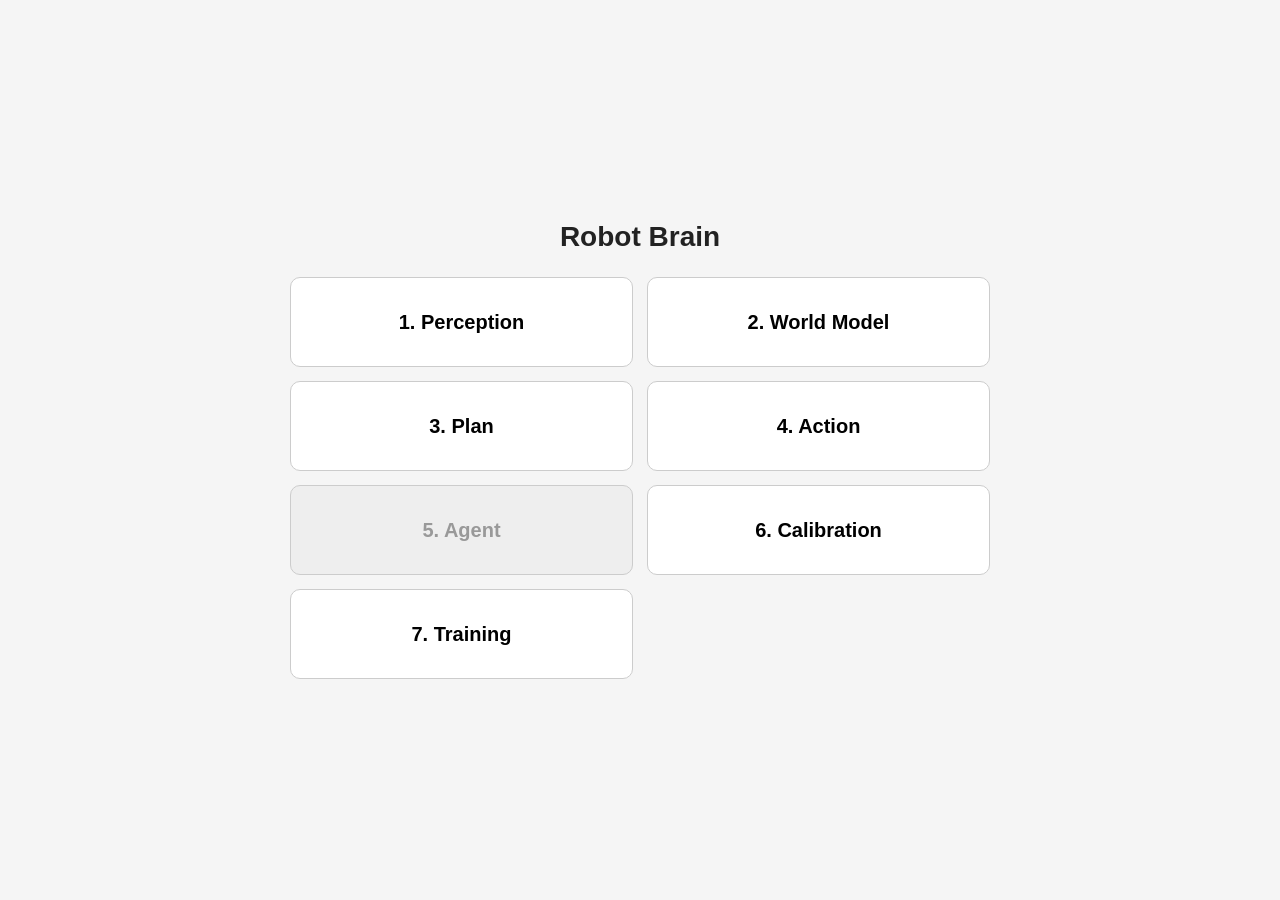
<file: web/index.html>
<!DOCTYPE html>
<html lang="zh-Hant">
<head>
    <meta charset="UTF-8">

    <meta
        name="viewport"
        content="width=device-width, initial-scale=1.0"
    >

    <title>Robot Brain</title>

    <style>
        * {
            box-sizing: border-box;
        }

        html,
        body {
            margin: 0;
            padding: 0;

            font-family:
                Arial,
                "Noto Sans TC",
                sans-serif;

            background: #f5f5f5;
            color: #222;
        }

        body {
            min-height: 100vh;

            display: flex;
            align-items: center;
            justify-content: center;

            padding: 20px;
        }

        .container {
            width: 100%;
            max-width: 700px;
        }

        h1 {
            margin:
                0
                0
                24px;

            text-align: center;

            font-size: 28px;
        }

        .module-grid {
            display: grid;

            grid-template-columns:
                repeat(
                    2,
                    1fr
                );

            gap: 14px;
        }

        .module-button {
            width: 100%;

            min-height: 90px;

            border:
                1px solid #ccc;

            border-radius: 10px;

            background: white;

            font-size: 20px;
            font-weight: bold;

            cursor: pointer;
        }

        .module-button:hover {
            background: #eeeeee;
        }

        .module-button:active {
            transform: scale(0.98);
        }

        .module-button.disabled {
            color: #999;

            background: #eeeeee;

            cursor: default;
        }

        @media (
            max-width: 600px
        ) {
            .module-grid {
                grid-template-columns:
                    1fr;
            }
        }
    </style>
</head>

<body>

<div class="container">

    <h1>
        Robot Brain
    </h1>

    <div class="module-grid">

        <button class="module-button" onclick="window.location.href='/perception'">1. Perception</button>
        <button class="module-button" onclick="window.location.href='/worldmodel'">2. World Model</button>
        <button class="module-button" onclick="window.location.href='/plan'">3. Plan</button>
        <button class="module-button" onclick="window.location.href='/action'">4. Action</button>
        <button class="module-button disabled" type="button">5. Agent</button>
        <button class="module-button" onclick="window.location.href='/calibration'" disabled" type="button">6. Calibration</button>
        <button class="module-button" onclick="window.location.href='/training'">7. Training</button>

    </div>

</div>

</body>
</html>
</file>
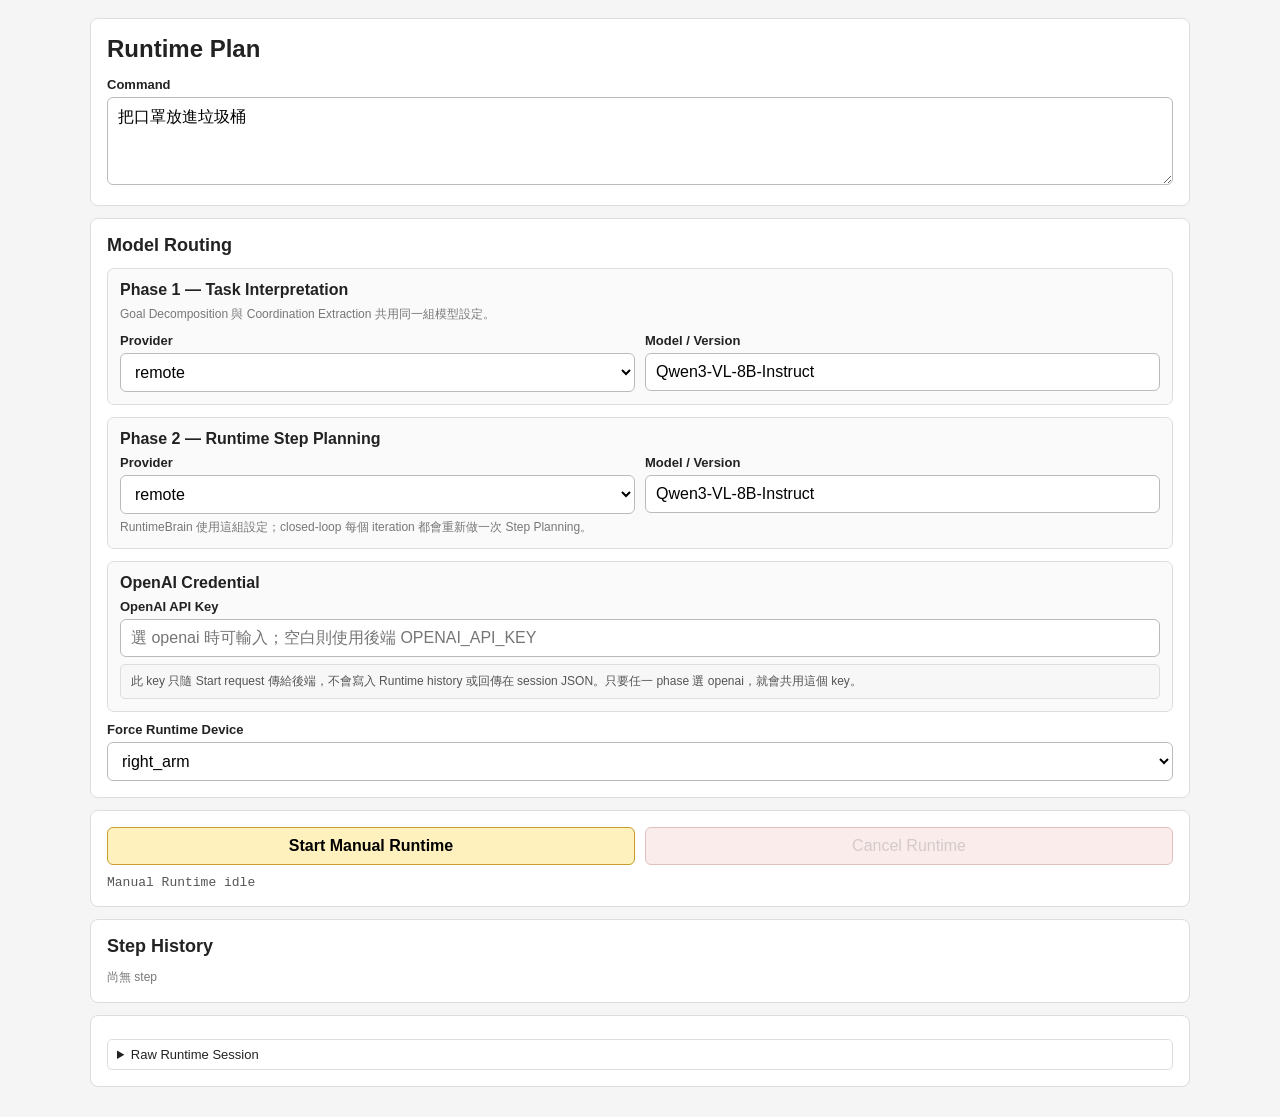
<file: web/includes/component/plan.html>
<!DOCTYPE html>

<html lang="zh-Hant">

<head>

<meta charset="UTF-8">

<meta name="viewport" content="width=device-width, initial-scale=1.0">

<title>Runtime Plan</title>

<style>

    * { box-sizing: border-box; }

    body {

        margin: 0;

        padding: 18px;

        font-family: Arial, "Noto Sans TC", sans-serif;

        background: #f5f5f5;

        color: #222;

    }

    .wrap { max-width: 1100px; margin: 0 auto; }

    .card {

        background: #fff;

        border: 1px solid #ddd;

        border-radius: 8px;

        padding: 16px;

        margin-bottom: 12px;

    }

    h1 { margin: 0 0 14px; font-size: 24px; }

    h2 { margin: 0 0 12px; font-size: 18px; }

    h3 { margin: 14px 0 8px; font-size: 15px; }

    label {

        display: block;

        margin-bottom: 5px;

        font-size: 13px;

        font-weight: 700;

    }

    textarea, input, select, button {

        width: 100%;

        font: inherit;

        padding: 9px 10px;

        border-radius: 6px;

    }

    textarea, input, select {

        border: 1px solid #bbb;

        background: #fff;

    }

    textarea { min-height: 88px; resize: vertical; }

    button {

        border: 1px solid #aaa;

        background: #eee;

        cursor: pointer;

    }

    button:disabled { opacity: .55; cursor: default; }

    .primary { background: #fff1bd; border-color: #c89d2b; font-weight: 700; }

    .danger { background: #f8dddd; border-color: #c78b8b; }

    .confirm { background: #dff3e3; border-color: #86ad8e; font-weight: 700; }

    .grid {

        display: grid;

        grid-template-columns: repeat(2, minmax(0, 1fr));

        gap: 10px;

    }

    .phase {

        margin-top: 12px;

        padding: 12px;

        border: 1px solid #ddd;

        border-radius: 7px;

        background: #fafafa;

    }

    .phase-title {

        font-weight: 700;

        margin-bottom: 7px;

    }

    .status {

        margin-top: 10px;

        white-space: pre-wrap;

        font-family: monospace;

        font-size: 13px;

        color: #555;

    }

    .proposal, .instruction {

        margin-top: 10px;

        padding: 12px;

        border-radius: 6px;

        white-space: pre-wrap;

        line-height: 1.45;

    }

    .proposal { border: 1px solid #aaa; background: #f8f8f8; }

    .proposal.blocked { border-color: #c77; background: #fff1f1; }

    .proposal.ready { border-color: #7a9; background: #f1faf3; }

    .instruction { border: 1px solid #d0ad4f; background: #fff9e8; }

    .history-item {

        border-top: 1px solid #ddd;

        padding: 12px 0;

    }

    .history-item:first-child { border-top: 0; padding-top: 0; }

    .history-title { font-weight: 700; margin-bottom: 6px; }

    .history-action {

        white-space: pre-wrap;

        margin-bottom: 6px;

        line-height: 1.45;

    }

    details {

        margin-top: 7px;

        border: 1px solid #ddd;

        border-radius: 5px;

        padding: 7px 9px;

    }

    summary { cursor: pointer; font-size: 13px; }

    pre {

        margin: 8px 0 0;

        padding: 10px;

        background: #111;

        color: #eee;

        border-radius: 5px;

        max-height: 460px;

        overflow: auto;

        font-size: 12px;

        white-space: pre-wrap;

        word-break: break-word;

    }

    .hidden { display: none; }

    .buttons { display: grid; grid-template-columns: 1fr 1fr; gap: 10px; }

    .muted { color: #777; font-size: 12px; margin-top: 5px; }

    .security-note {

        margin-top: 7px;

        padding: 8px 10px;

        border: 1px solid #ddd;

        background: #f7f7f7;

        border-radius: 5px;

        font-size: 12px;

        color: #555;

    }

    @media (max-width: 760px) {

        .grid, .buttons { grid-template-columns: 1fr; }

    }

</style>

</head>

<body>

<div class="wrap">

    <div class="card">

        <h1>Runtime Plan</h1>



        <label for="taskInput">Command</label>

        <textarea id="taskInput">把口罩放進垃圾桶</textarea>

    </div>



    <div class="card">

        <h2>Model Routing</h2>



        <div class="phase">
            <div class="phase-title">Phase 1 — Task Interpretation</div>
            <div class="muted">
                Goal Decomposition 與 Coordination Extraction 共用同一組模型設定。
            </div>

            <div class="grid" style="margin-top:10px;">
                <div>
                    <label for="taskInterpretationProvider">Provider</label>
                    <select id="taskInterpretationProvider">
                        <option value="remote" selected>remote</option>
                        <option value="openai">openai</option>
                    </select>
                </div>
                <div>
                    <label for="taskInterpretationModel">Model / Version</label>
                    <input id="taskInterpretationModel" list="knownModels" type="text" value="Qwen3-VL-8B-Instruct">
                </div>
            </div>
        </div>

        <div class="phase">

            <div class="phase-title">Phase 2 — Runtime Step Planning</div>



            <div class="grid">

                <div>

                    <label for="stepProvider">Provider</label>

                    <select id="stepProvider">
                        <option value="remote" selected>remote</option>
                        <option value="openai">openai</option>
                    </select>

                </div>

                <div>

                    <label for="stepModel">Model / Version</label>

                    <input id="stepModel" list="knownModels" type="text" value="Qwen3-VL-8B-Instruct">

                </div>

            </div>



            <div class="muted">

                RuntimeBrain 使用這組設定；closed-loop 每個 iteration 都會重新做一次 Step Planning。

            </div>

        </div>



        <datalist id="knownModels">

            <option value="Qwen3-VL-8B-Instruct"></option>

            <option value="gpt-5-nano"></option>

        </datalist>



        <div class="phase">

            <div class="phase-title">OpenAI Credential</div>

            <label for="openaiApiKey">OpenAI API Key</label>

            <input

                id="openaiApiKey"

                type="password"

                autocomplete="new-password"

                spellcheck="false"

                placeholder="選 openai 時可輸入；空白則使用後端 OPENAI_API_KEY"

            >

            <div class="security-note">

                此 key 只隨 Start request 傳給後端，不會寫入 Runtime history 或回傳在 session JSON。只要任一 phase 選 openai，就會共用這個 key。

            </div>

        </div>



        <div style="margin-top:10px;">
            <label for="forceDeviceInput">Force Runtime Device</label>
            <select id="forceDeviceInput">

                    <option value="">auto / Binder decides</option>

                    <option value="right_arm" selected>right_arm</option>

                    <option value="left_arm">left_arm</option>

                    <option value="tm">tm</option>

                </select>
        </div>

    </div>



    <div class="card">

        <div class="buttons">

            <button id="startButton" class="primary">Start Manual Runtime</button>

            <button id="cancelButton" class="danger" disabled>Cancel Runtime</button>

        </div>



        <div id="status" class="status">Manual Runtime idle</div>



        <div id="proposal" class="proposal hidden"></div>

        <div id="instruction" class="instruction hidden"></div>



        <button id="confirmButton" class="confirm hidden" style="margin-top:10px;">

            我已手動完成，繼續

        </button>

    </div>



    <div class="card">

        <h2>Step History</h2>

        <div id="history">

            <div class="muted">尚無 step</div>

        </div>

    </div>



    <div class="card">

        <details>

            <summary>Raw Runtime Session</summary>

            <div class="muted">

                原始 Runtime session JSON；API key 不會出現在此資料中。

            </div>

            <pre id="rawOutput"></pre>

        </details>

    </div>

</div>



<script>

let sessionId = null;

let pollTimer = null;



function el(id) {

    return document.getElementById(id);

}



async function apiJson(url, options = {}) {

    const response = await fetch(url, {

        headers: {

            "Content-Type": "application/json",

            ...(options.headers || {})

        },

        ...options

    });



    const body = await response.json();



    if (!response.ok) {

        throw new Error(body?.message || `HTTP ${response.status}`);

    }



    return body;

}



function actionText(action) {

    const first = action?.actions?.[0];

    if (!first) return "(no action)";



    return [

        `${first.function_name} ${JSON.stringify(first.arguments || {})}`,

        first.device_id ? `device=${first.device_id}` : ""

    ].filter(Boolean).join("\n");

}



function modelText(config) {
    if (!config || typeof config !== "object") return "";

    const taskInterpretation =
        config.goal_decomposition ||
        config.coordination_extraction ||
        {};
    const stepPlanning = config.step_planning || {};

    return [
        `Task Interpretation: ${taskInterpretation.provider || "?"} / ${taskInterpretation.model || "default"}`,
        `Step Planning: ${stepPlanning.provider || "?"} / ${stepPlanning.model || "default"}`
    ].join("\n");
}



function renderHistory(state) {

    const root = el("history");

    const steps = Array.isArray(state.steps) ? state.steps : [];



    root.innerHTML = "";



    if (!steps.length) {

        root.innerHTML = '<div class="muted">尚無 step</div>';

        return;

    }



    for (const step of steps) {

        const item = document.createElement("div");

        item.className = "history-item";



        const title = document.createElement("div");

        title.className = "history-title";

        title.textContent =

            `STEP ${step.step} — ${step.status || step.gate_status || "unknown"}`;



        item.appendChild(title);



        if (step.proposal) {

            const proposal = document.createElement("div");

            proposal.className = "history-action";

            proposal.textContent = step.proposal;

            item.appendChild(proposal);

        } else if (step.action) {

            const action = document.createElement("div");

            action.className = "history-action";

            action.textContent = actionText(step.action);

            item.appendChild(action);

        }



        if (step.instruction) {

            const instruction = document.createElement("div");

            instruction.className = "history-action";

            instruction.textContent = step.instruction;

            item.appendChild(instruction);

        }



        if (step.blocked_reason) {

            const blocked = document.createElement("div");

            blocked.className = "proposal blocked";

            blocked.textContent = [

                "BLOCKED",

                step.blocked_reason,

                "此動作未執行。"

            ].join("\n");

            item.appendChild(blocked);

        }



        root.appendChild(item);

    }

}



function renderState(payload) {

    const state = payload?.data || payload;

    if (!state) return;



    sessionId = state.session_id || sessionId;



    el("status").textContent = [

        `status=${state.status}`,

        `stage=${state.stage}`,

        state.force_device_id

            ? `force_device=${state.force_device_id}`

            : "force_device=auto",

        modelText(state.model_config),

        state.message || ""

    ].filter(Boolean).join("\n");



    const proposal = el("proposal");

    if (state.proposed_instruction && state.proposed_step) {

        let gateText = "PRE-COMMIT：checking";

        proposal.className = "proposal";



        if (state.proposed_state === "blocked") {

            proposal.classList.add("blocked");

            gateText = [

                "PRE-COMMIT：BLOCKED",

                "此動作沒有執行，也沒有要求人類執行。",

                state.proposed_reason ? `原因：${state.proposed_reason}` : ""

            ].filter(Boolean).join("\n");

        } else if (

            state.proposed_state === "validated" ||

            state.proposed_state === "awaiting_human"

        ) {

            proposal.classList.add("ready");

            gateText = "PRE-COMMIT：PASSED";

        } else if (state.proposed_state === "human_confirmed") {

            proposal.classList.add("ready");

            gateText = "人工已確認，正在更新狀態。";

        } else if (state.proposed_state === "completed") {

            gateText = "STEP completed";

        }



        proposal.textContent = [

            `STEP ${state.proposed_step}`,

            state.proposed_instruction,

            gateText

        ].join("\n\n");



        proposal.classList.remove("hidden");

    } else {

        proposal.className = "proposal hidden";

        proposal.textContent = "";

    }



    const instruction = el("instruction");

    const confirm = el("confirmButton");



    if (state.awaiting_confirmation) {

        instruction.textContent = [

            `MANUAL STEP ${state.pending_step}`,

            state.instruction || ""

        ].join("\n\n");

        instruction.classList.remove("hidden");

        confirm.classList.remove("hidden");

        confirm.disabled = false;

    } else {

        instruction.classList.add("hidden");

        confirm.classList.add("hidden");

    }



    const active = [

        "starting",

        "running",

        "awaiting_confirmation"

    ].includes(state.status);



    el("startButton").disabled = active;

    el("cancelButton").disabled = !active;



    renderHistory(state);

    el("rawOutput").textContent = JSON.stringify(state, null, 2);



    if (!active) {

        stopPolling();

    }

}



function stopPolling() {

    if (pollTimer) {

        clearInterval(pollTimer);

        pollTimer = null;

    }

}



async function pollStatus() {

    if (!sessionId) return;



    try {

        const result = await apiJson(

            "/api/plan/runtime/manual/status"

            + "?session_id="

            + encodeURIComponent(sessionId)

        );

        renderState(result);

    } catch (error) {

        el("status").textContent = `STATUS ERROR: ${error}`;

        stopPolling();

    }

}



function modelOptions(providerId, modelId) {

    const result = {

        provider: el(providerId).value

    };



    const model = el(modelId).value.trim();

    if (model) {

        result.model = model;

    }



    return result;

}



async function startRuntime() {

    const userText = el("taskInput").value.trim();

    if (!userText) {

        el("status").textContent = "請輸入 Command";

        return;

    }

    const taskInterpretation = modelOptions(
        "taskInterpretationProvider",
        "taskInterpretationModel"
    );

    const payload = {
        user_text: userText,
        planning_options: {
            goal_decomposition: { ...taskInterpretation },
            coordination_extraction: { ...taskInterpretation },
            step_planning: modelOptions("stepProvider", "stepModel")
        },
        max_iterations: 30,
        force_device_id: el("forceDeviceInput").value || null
    };



    const apiKeyInput = el("openaiApiKey");

    const apiKey = apiKeyInput.value.trim();

    if (apiKey) {

        payload.openai_api_key = apiKey;

    }



    el("startButton").disabled = true;

    el("status").textContent = "Starting manual Runtime...";



    try {

        const result = await apiJson(

            "/api/plan/runtime/manual/start",

            {

                method: "POST",

                body: JSON.stringify(payload)

            }

        );



        renderState(result);



        stopPolling();

        pollTimer = setInterval(pollStatus, 750);

        await pollStatus();

    } catch (error) {

        console.error("[Manual Runtime start failed]", error);

        el("status").textContent = `START ERROR: ${error}`;

        el("startButton").disabled = false;

    } finally {

        // Do not retain a typed secret in the DOM after the request.

        apiKeyInput.value = "";

    }

}



async function confirmStep() {

    if (!sessionId) return;



    el("confirmButton").disabled = true;



    try {

        const result = await apiJson(

            "/api/plan/runtime/manual/confirm",

            {

                method: "POST",

                body: JSON.stringify({

                    session_id: sessionId

                })

            }

        );



        renderState(result);

    } catch (error) {

        el("status").textContent = `CONFIRM ERROR: ${error}`;

        el("confirmButton").disabled = false;

    }

}



async function cancelRuntime() {

    if (!sessionId) return;



    try {

        const result = await apiJson(

            "/api/plan/runtime/manual/cancel",

            {

                method: "POST",

                body: JSON.stringify({

                    session_id: sessionId

                })

            }

        );



        renderState(result);

    } catch (error) {

        el("status").textContent = `CANCEL ERROR: ${error}`;

    }

}



window.addEventListener("load", () => {

    el("startButton").addEventListener("click", startRuntime);

    el("confirmButton").addEventListener("click", confirmStep);

    el("cancelButton").addEventListener("click", cancelRuntime);

});

</script>

</body>

</html>
</file>
